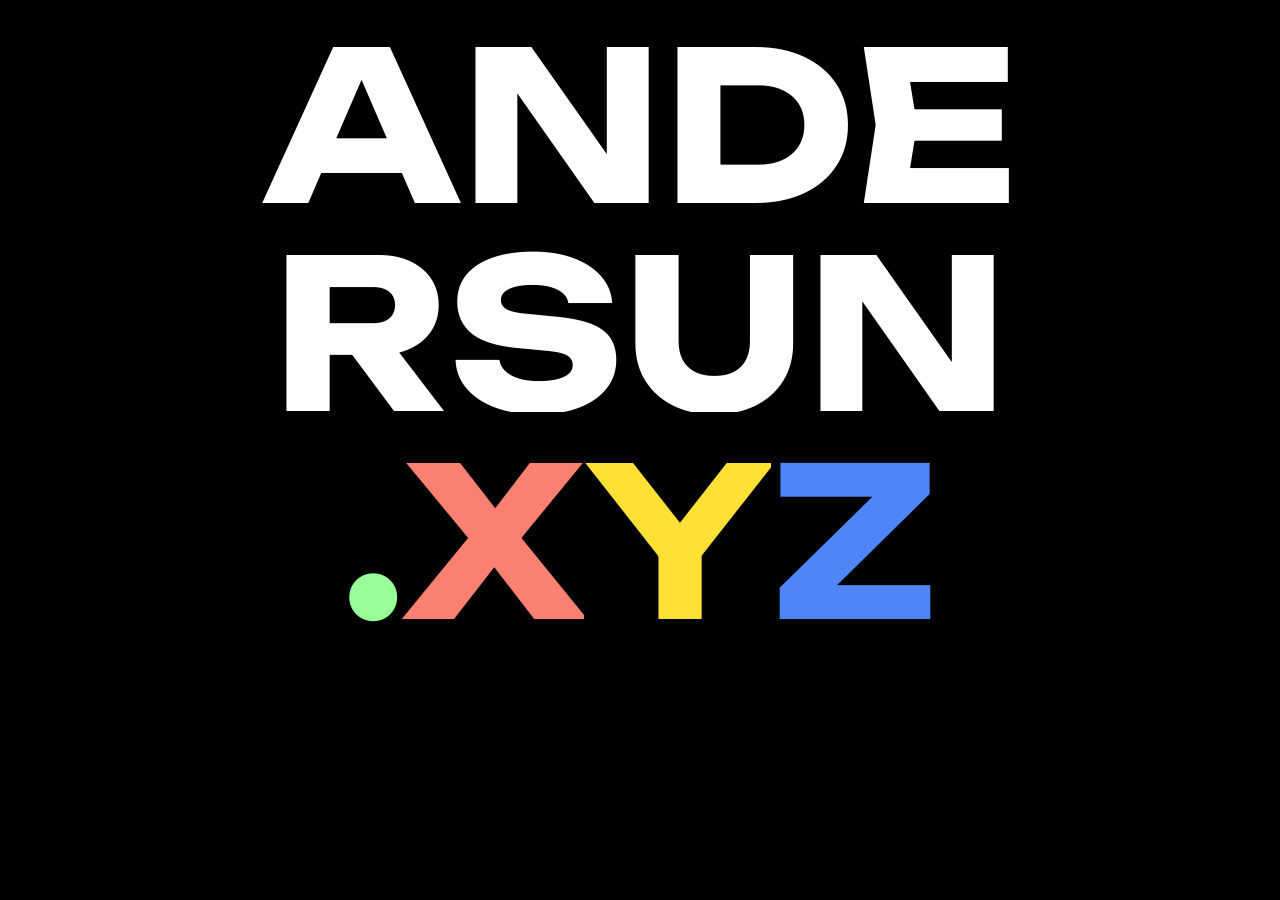
<file: index.html>
<!DOCTYPE html>
<html>
<head>
    <meta charset="UTF-8">
    <meta name="viewport" content="width=device-width, initial-scale=1.0">
    <title>Andersun.xyz</title>
    <link rel="stylesheet" href="home/style.css">
</head>

<!-- Google tag (gtag.js) -->
<script async src="https://www.googletagmanager.com/gtag/js?id=G-FGN0S9EMC6"></script>
<script>
  window.dataLayer = window.dataLayer || [];
  function gtag(){dataLayer.push(arguments);}
  gtag('js', new Date());

  gtag('config', 'G-FGN0S9EMC6');
</script>

<body>
    <div class="andersun">
        <p>ANDE</p>
        <p>RSUN</p>
        <p><span class="green">.</span><span class="red">X</span><span class="yellow">Y</span><span class="blue">Z</span></p>
    </div>
</body>
</html>
</file>
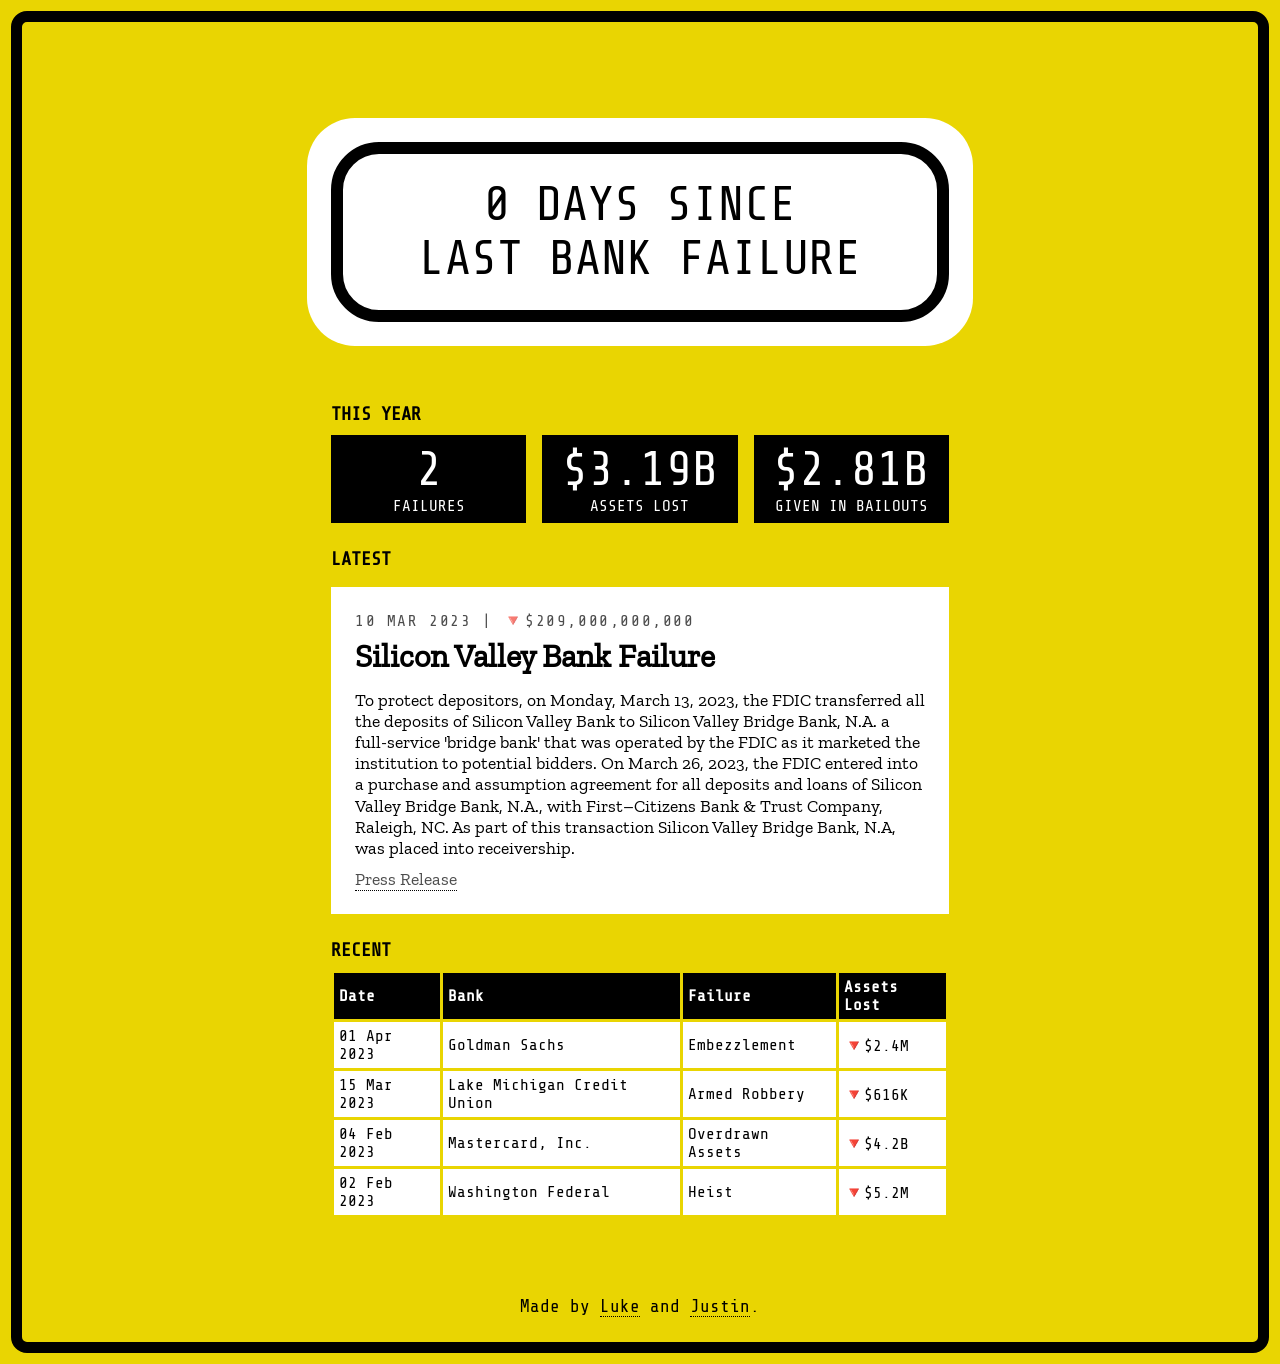
<file: bank-failures/index.html>
<!DOCTYPE html>
<html lang="en">
<meta charset="UTF-8">
<title>Days Since Last Bank Failure</title>
<meta name="viewport" content="width=device-width,initial-scale=1">
<link rel="stylesheet" href="style.css">
<style>
</style>
<script src=""></script>
<body>
	<main>
		<div class="counter">
			<div class="counter-inside">
				<div class="flipper"></div>
				days since<br>last bank failure
			</div>
		</div>
		<h3>This Year</h3>
		<div class="stats">
			<div class="statbox">
				<p class="number">2</p>
				<p class="metric">Failures</p>
			</div>
			<div class="statbox">
				<p class="number">$3.19B</p>
				<p class="metric">Assets Lost</p>
			</div>
			<div class="statbox">
				<p class="number">$2.81B</p>
				<p class="metric">Given In Bailouts</p>
			</div>
		</div>
		<h3>Latest</h3>
		<div class="latest">
			<div class="highlight">
				<p class="date">10 Mar 2023 | &#128315;$209,000,000,000</p>
				<h2>Silicon Valley Bank Failure</h2>
				<p class="summary">To protect depositors, on Monday, March 13, 2023, the FDIC transferred all the deposits of Silicon Valley Bank to Silicon Valley Bridge Bank, N.A. a full-service 'bridge bank' that was operated by the FDIC as it marketed the institution to potential bidders. On March 26, 2023, the FDIC entered into a purchase and assumption agreement for all deposits and loans of Silicon Valley Bridge Bank, N.A., with First–Citizens Bank & Trust Company, Raleigh, NC. As part of this transaction Silicon Valley Bridge Bank, N.A, was placed into receivership.</p>
				<div class="latest-links">
					<a href="https://www.fdic.gov/news/press-releases/2023/pr23023.html" target="_blank">Press Release</a>
				</div>
			</div>
		</div>
		<h3>Recent</h3>
		<div class="recent">
			<table>
				<thead>
					<tr>
						<th>Date</th>
						<th>Bank</th>
						<th>Failure</th>
						<th>Assets Lost</th>
					</tr>
				</thead>
				<tbody>
					<tr>
						<td>01 Apr 2023</td>
						<td>Goldman Sachs</td>
						<td>Embezzlement</td>
						<td>&#128315;$2.4M</td>
					</tr>
					<tr>
						<td>15 Mar 2023</td>
						<td>Lake Michigan Credit Union</td>
						<td>Armed Robbery</td>
						<td>&#128315;$616K</td>
					</tr>
					<tr>
						<td>04 Feb 2023</td>
						<td>Mastercard, Inc.</td>
						<td>Overdrawn Assets</td>
						<td>&#128315;$4.2B</td>
					</tr>
					<tr>
						<td>02 Feb 2023</td>
						<td>Washington Federal</td>
						<td>Heist</td>
						<td>&#128315;$5.2M</td>
					</tr>
				</tbody>
			</table>
		</div>
		<h3>

		</h3>
		<footer>
			Made by <a href="https://rehmann.co/" target="_blank">Luke</a> and <a href="https://andersun.com/" target="_blank">Justin</a>.
		</footer>
	</main>
</body>
</html>
</file>
<file: home/style.css>
@import "typography.css";
@import "color.css";

* {
  margin: 0;
  padding: 0;
  border: 0;
  outline: 0;
  font-size: 100%;
  vertical-align: baseline;
  background: #000;
  color: #fff;
}

p { max-width: 60ch; margin: auto; }

ul, ol { margin-left: 1.5em; }

li { list-style-position: outside; }

.andersun {
  text-align: center;
  font-size: 13em;
  line-height: 1em;
  font-family: Unbounded, sans-serif;
  font-weight: bold;
  margin: 0.1em auto;
}

.red { color: var(--red); }
.yellow { color: var(--yellow);}
.blue { color: var(--blue); }
.green { color: var(--green); }
</file>
<file: bank-failures/style.css>
/* TYPEFACES */
@font-face {
    font-family: ShareTech;
    src: url(ShareTechMono-Regular.ttf) format("truetype");
}

@font-face {
    font-family: ZillaSlab;
    src: url(ZillaSlab-Regular.ttf) format("truetype");
}

/* COLOR */


/* BASE */
* {
  margin: 0;
  padding: 0;
}

body {
  font-family: ShareTech, monospace;
  border: 0.7em solid #E9D502;
  background-color: #E9D502;
  min-height: 100vh;
}

main {
  border: 0.7em solid #000;
  border-radius: 1em;
  min-height: 100vh;
}

/* COUNTER */
.counter {
  width: 50%;
  margin: 2em auto 1em auto;
  padding: 0.5em;
  background-color: #fff;
  border-radius: 1em;
  text-align: center;
  text-transform: uppercase;
  font-size: 3em;
}

  .counter-inside {
    padding: 0.5em;
    border-radius: 1em;
    border: 0.25em solid #000;
  }

  @property --num {
    syntax: "<integer>";
    initial-value: 0;
    inherits: false;
  }

  .flipper {
    animation: counter 4s ease-in-out;
    animation-iteration-count: 1;
    counter-reset: num var(--num);
    display: inline;
  }

  .flipper::after {
    content: counter(num);
  }

  @keyframes counter {
    from {
      --num: 10;
    }
    to {
      --num: 45;
    }
  }


h3 {
  font-family: ShareTech, monospace;
  text-transform: uppercase;
  font-weight: bold;
  padding: 0.5em;
  width: 50%;
  margin: 0 auto;
}

/* THIS YEAR */
.stats {
  display: grid;
  grid-gap: 1em;
  grid-template-columns: repeat(3, 1fr);
  grid-template-rows: repeat(1, 1fr);
  width: 50%;
  margin: 0 auto 1em auto;
}

  .statbox {
    padding: 0.5em;
    text-align: center;
    background-color: #000;
    color: #fff;
  }

  .number {
    font-size: 3em;
  }

  .metric {
    text-transform: uppercase;
  }

/* LATEST */
.latest {
  font-family: ZillaSlab, serif;
  max-width: 50%;
  margin: 0 auto 1em auto;
}

  .highlight {
    margin: 0.5em auto;
    background-color: #fff;
    padding: 1.5em;
  }

  .date {
    font-family: ShareTech, monospace;
    text-transform: uppercase;
    letter-spacing: 0.1em;
    color: rgba(0,0,0,0.7);
  }

  h2 {
    font-size: 2em;
    padding: 0.2em 0;
  }

  .summary {
    font-size: 1.1em;
    line-height: 1.2em;
    padding: 0.5em 0;
  }

  .latest-links a {
    text-decoration: none;
    border-bottom: 1px dotted #000;
    font-size: 1.1em;
    margin: 0.5em 0;
    color: rgba(0,0,0,0.7);
  }

/* RECENT */
.recent {
  max-width: 50%;
  margin: 0 auto 2em auto;
  padding: 0 1em;
}

  table {
    border: 0.2em solid #E9D502;
    border-collapse: collapse;
    padding: 5px;
    width: 100%;
    margin: 0 auto;
    text-align: left;
  }

  table th {
    border: 0.2em solid #E9D502;
    padding: 5px;
    background-color: #000;
    color: #fff;
  }

  table td {
    border: 0.2em solid #E9D502;
    padding: 5px;
    background-color: #fff;
    color: #000;
  }

footer {
  text-align: center;
  padding: 0.5em;
  margin: 1em auto;
  font-size: 1.1em;
}
  
  footer a {
    text-decoration: none;
    color: #000;
    border-bottom: 1px dotted #000;
  }
</file>
